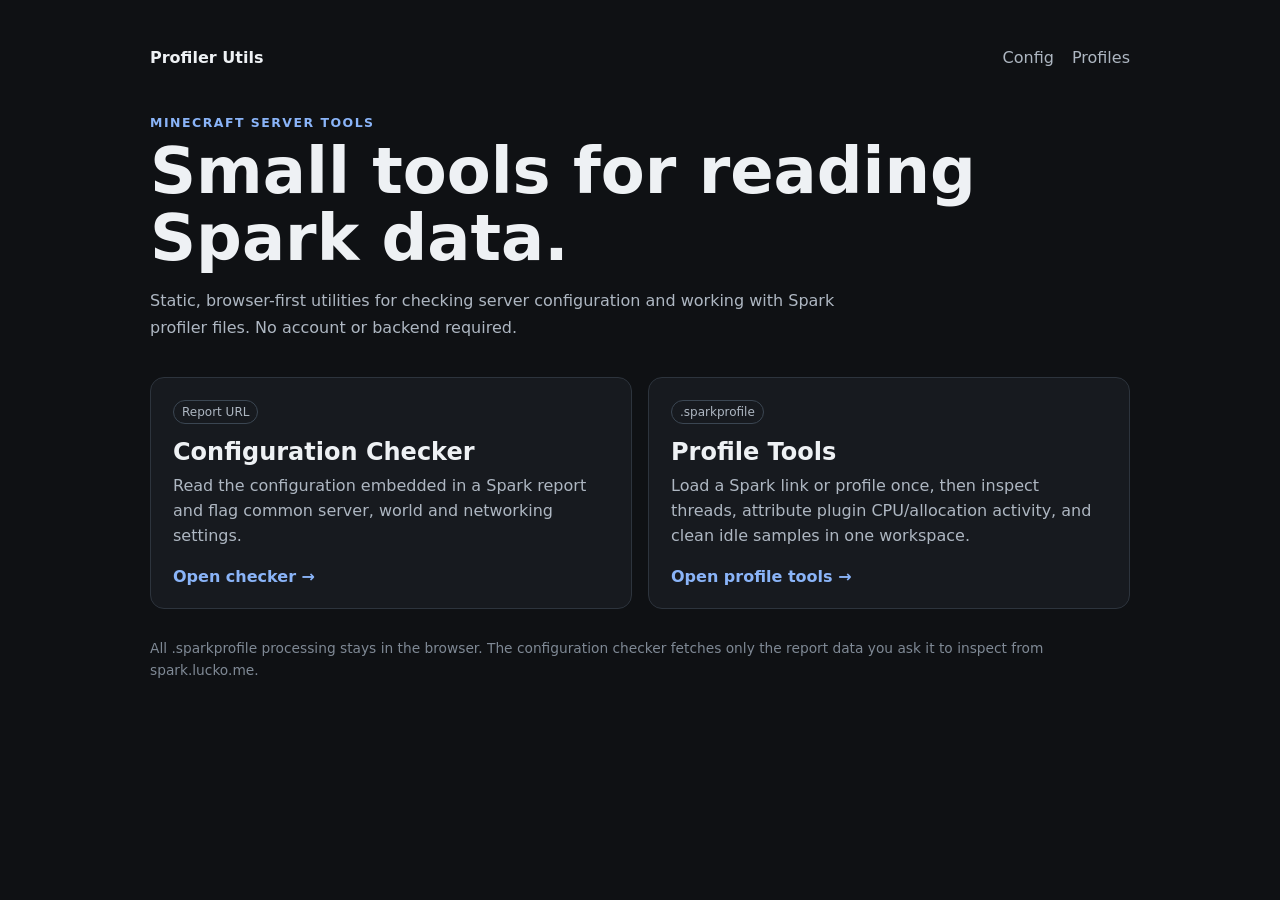
<file: index.html>
<!doctype html><html lang="en"><head><meta charset="utf-8"><meta name="viewport" content="width=device-width,initial-scale=1"><meta name="description" content="Browser-based utilities for Minecraft server profiling and configuration analysis."><title>Profiler Utils</title><link rel="stylesheet" href="./styles.css"></head><body><main class="shell"><nav class="topnav"><a class="brand" href="./">Profiler Utils</a><div class="navlinks"><a href="./spark-config-check/">Config</a><a href="./spark-profile-tools/">Profiles</a></div></nav><p class="eyebrow">Minecraft server tools</p><h1>Small tools for reading Spark data.</h1><p class="lead">Static, browser-first utilities for checking server configuration and working with Spark profiler files. No account or backend required.</p><section class="grid"><a class="card" href="./spark-config-check/"><span class="tag">Report URL</span><h2>Configuration Checker</h2><p>Read the configuration embedded in a Spark report and flag common server, world and networking settings.</p><span class="go">Open checker →</span></a><a class="card" href="./spark-profile-tools/"><span class="tag">.sparkprofile</span><h2>Profile Tools</h2><p>Load a Spark link or profile once, then inspect threads, attribute plugin CPU/allocation activity, and clean idle samples in one workspace.</p><span class="go">Open profile tools →</span></a></section><p class="note">All .sparkprofile processing stays in the browser. The configuration checker fetches only the report data you ask it to inspect from spark.lucko.me.</p></main></body></html>
</file>
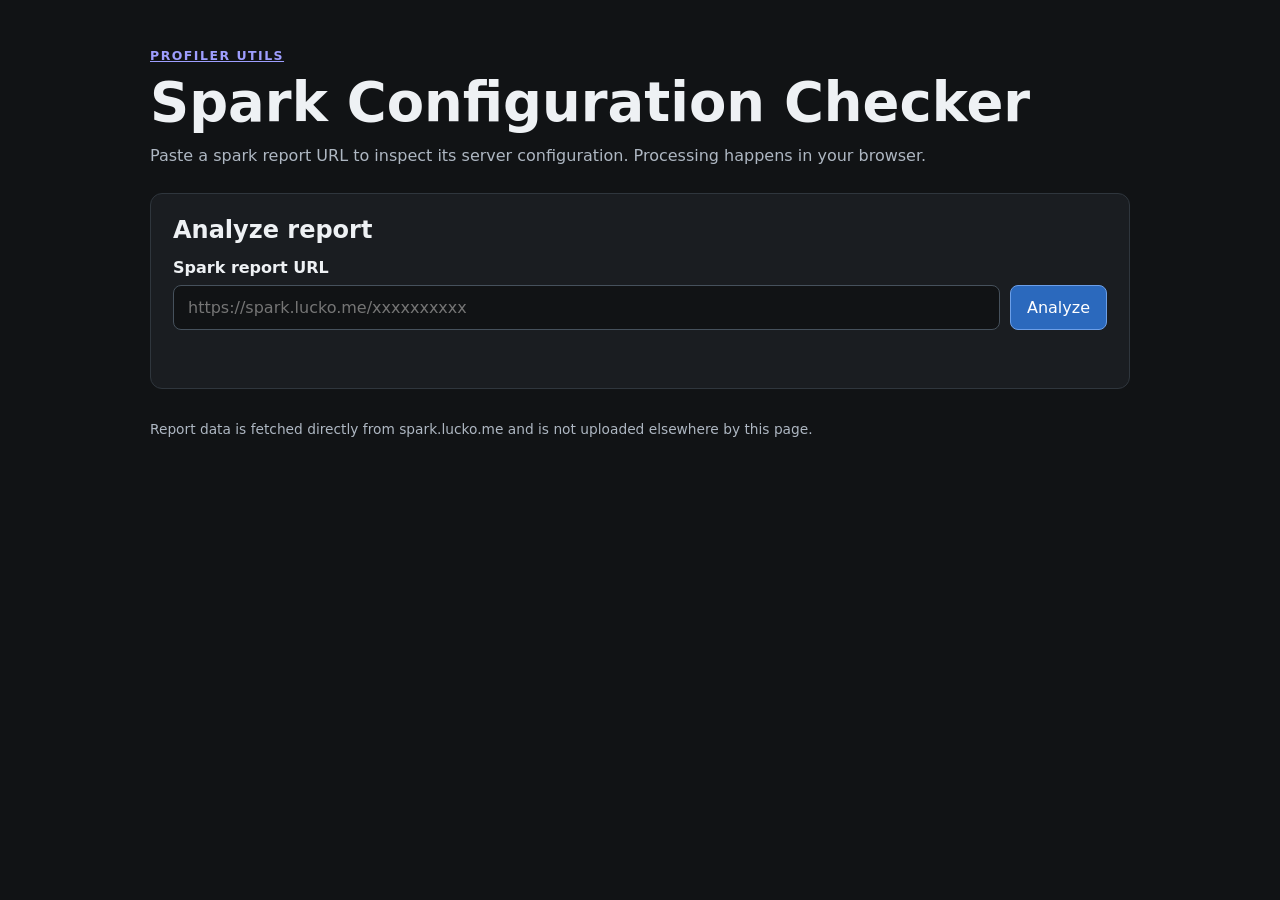
<file: spark-config-check/index.html>
<!doctype html>
<html lang="en">
<head>
  <meta charset="utf-8">
  <meta http-equiv="Content-Security-Policy" content="default-src 'self'; connect-src 'self' https://spark.lucko.me; script-src 'self'; style-src 'self'; img-src 'self' data:; object-src 'none'; base-uri 'self'; form-action 'self'">
  <meta name="viewport" content="width=device-width, initial-scale=1">
  <meta name="description" content="Analyze Minecraft server configuration values from a spark report.">
  <title>Spark Configuration Checker</title>
  <link rel="stylesheet" href="./styles.css">
  <script type="module" src="./app.js"></script>
</head>
<body>
  <main class="page-shell">
    <header class="page-header">
      <p class="eyebrow"><a href="../" style="color:inherit;text-decoration:none">Profiler Utils</a></p>
      <h1>Spark Configuration Checker</h1>
      <p class="intro">Paste a spark report URL to inspect its server configuration. Processing happens in your browser.</p>
    </header>

    <section class="panel">
      <h2>Analyze report</h2>
      <form id="analyze-form">
        <label for="spark-url">Spark report URL</label>
        <div class="input-row">
          <input id="spark-url" type="url" placeholder="https://spark.lucko.me/xxxxxxxxxx" autocomplete="off" spellcheck="false" required>
          <button id="analyze-button" type="submit">Analyze</button>
        </div>
      </form>
      <p id="status" class="status" role="status" aria-live="polite"></p>
    </section>

    <section id="summary-panel" class="panel hidden">
      <div class="section-heading-row">
        <div>
          <h2>Summary</h2>
          <p id="rules-version" class="muted"></p>
        </div>
        <button id="toggle-passed" class="secondary-button" type="button">Hide passed</button>
      </div>
      <div id="summary-counters" class="summary-counters"></div>
    </section>

    <section id="results" class="results" aria-live="polite"></section>

    <footer class="page-footer">
      <p>Report data is fetched directly from spark.lucko.me and is not uploaded elsewhere by this page.</p>
    </footer>
  </main>
</body>
</html>
</file>
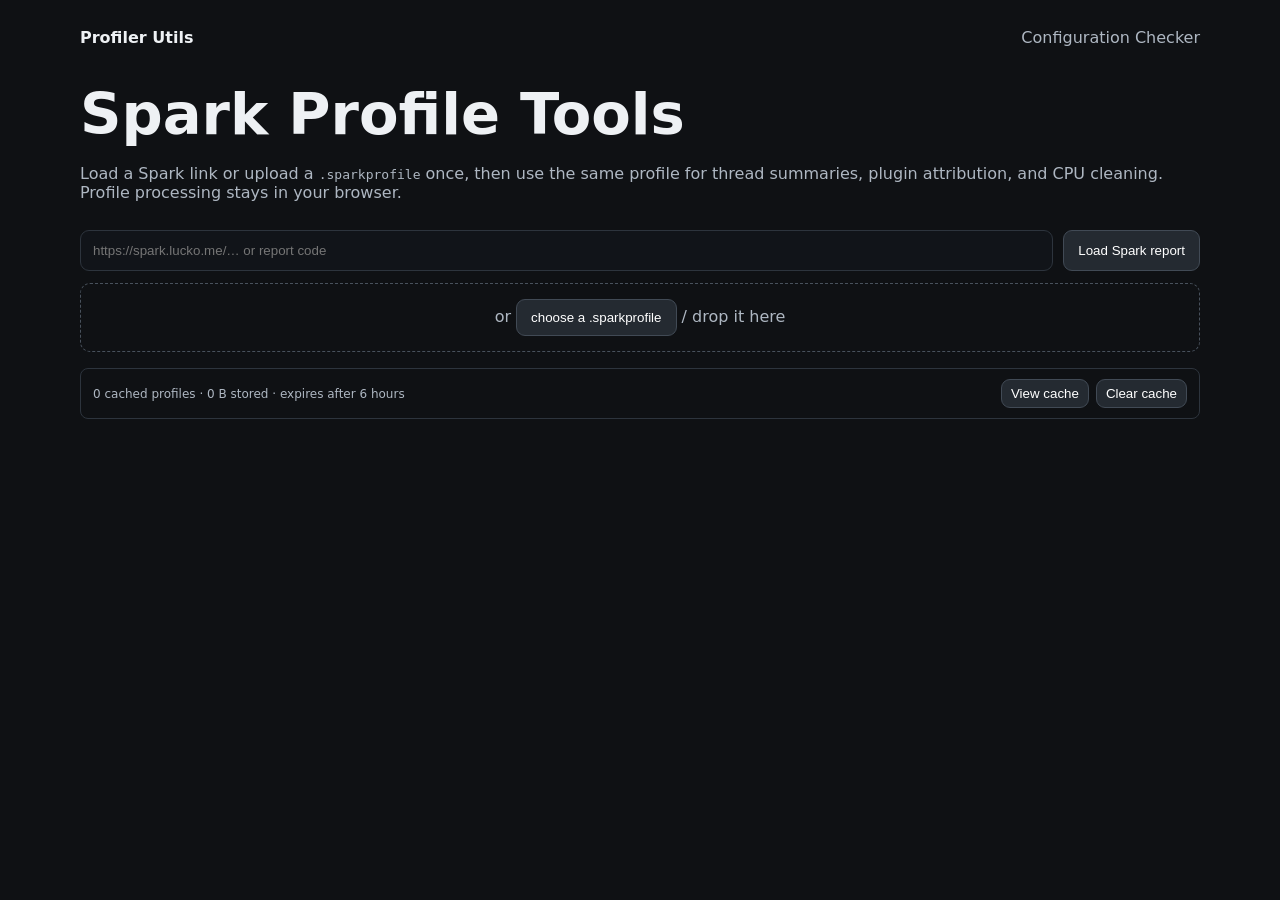
<file: spark-profile-tools/index.html>
<!doctype html><html lang="en"><head><meta charset="utf-8"><meta name="viewport" content="width=device-width,initial-scale=1"><meta name="description" content="Analyze Spark profiler files in one browser workspace."><title>Spark Profile Tools</title><link rel="stylesheet" href="./styles.css"></head><body><main class="shell"><nav class="topnav"><a class="brand" href="../">Profiler Utils</a><a href="../spark-config-check/">Configuration Checker</a></nav><h1>Spark Profile Tools</h1><p class="lead">Load a Spark link or upload a <code>.sparkprofile</code> once, then use the same profile for thread summaries, plugin attribution, and CPU cleaning. Profile processing stays in your browser.</p><div class="loader"><input id="sparkUrl" autocomplete="off" placeholder="https://spark.lucko.me/… or report code"><button id="loadSpark">Load Spark report</button></div><div id="drop" class="drop">or <button id="chooseFile">choose a .sparkprofile</button> / drop it here</div><input id="file" type="file" accept=".sparkprofile,application/octet-stream" hidden><p id="loadStatus" class="status"></p><p id="loadError" class="error"></p><div class="cachebar"><span id="cacheStatus">Checking cache…</span><div class="cache-actions"><button id="viewCache" type="button">View cache</button><button id="clearCache" type="button">Clear cache</button></div></div><section id="cacheManager" class="cache-manager" hidden><div class="cache-manager-head"><div><strong>Cached profiles</strong><div id="cacheManagerSummary" class="muted"></div></div><button id="closeCache" type="button">Close</button></div><div id="cacheList" class="cache-list"></div></section><section id="workspace" hidden><div id="loaded" class="loaded"></div><div class="tabs"><button class="tab active" data-tab="overview">Overview</button><button class="tab" data-tab="threads">Threads</button><button class="tab" data-tab="attribution">Resource Attribution</button><button class="tab" data-tab="cleaner" id="cleanTab">CPU Cleaner</button></div><section class="pane" id="overview"></section><section class="pane" id="threads" hidden><div class="control"><label>Minimum %<input class="small" id="threadThreshold" type="number" min="0" max="100" step="0.1" value="1"></label><div class="copy-actions"><button id="copyThreads" type="button">Copy</button><button id="copyThreadsAnsi" type="button">Copy ANSI</button></div></div><div id="threadsOut"></div></section><section class="pane" id="attribution" hidden><div class="control"><label>Thread name contains (optional)<input id="threadFilter" placeholder="e.g. Netty"></label><div class="copy-actions"><button id="copyAttr" type="button">Copy</button><button id="copyAttrAnsi" type="button">Copy ANSI</button></div></div><div id="attrOut"></div></section><section class="pane" id="cleaner" hidden><div class="actions"><button id="runClean">Remove idle/blocking samples</button><button id="downloadClean" disabled>Download cleaned profile</button></div><div id="cleanOut"></div></section></section></main><script src="./app.js"></script></body></html>
</file>
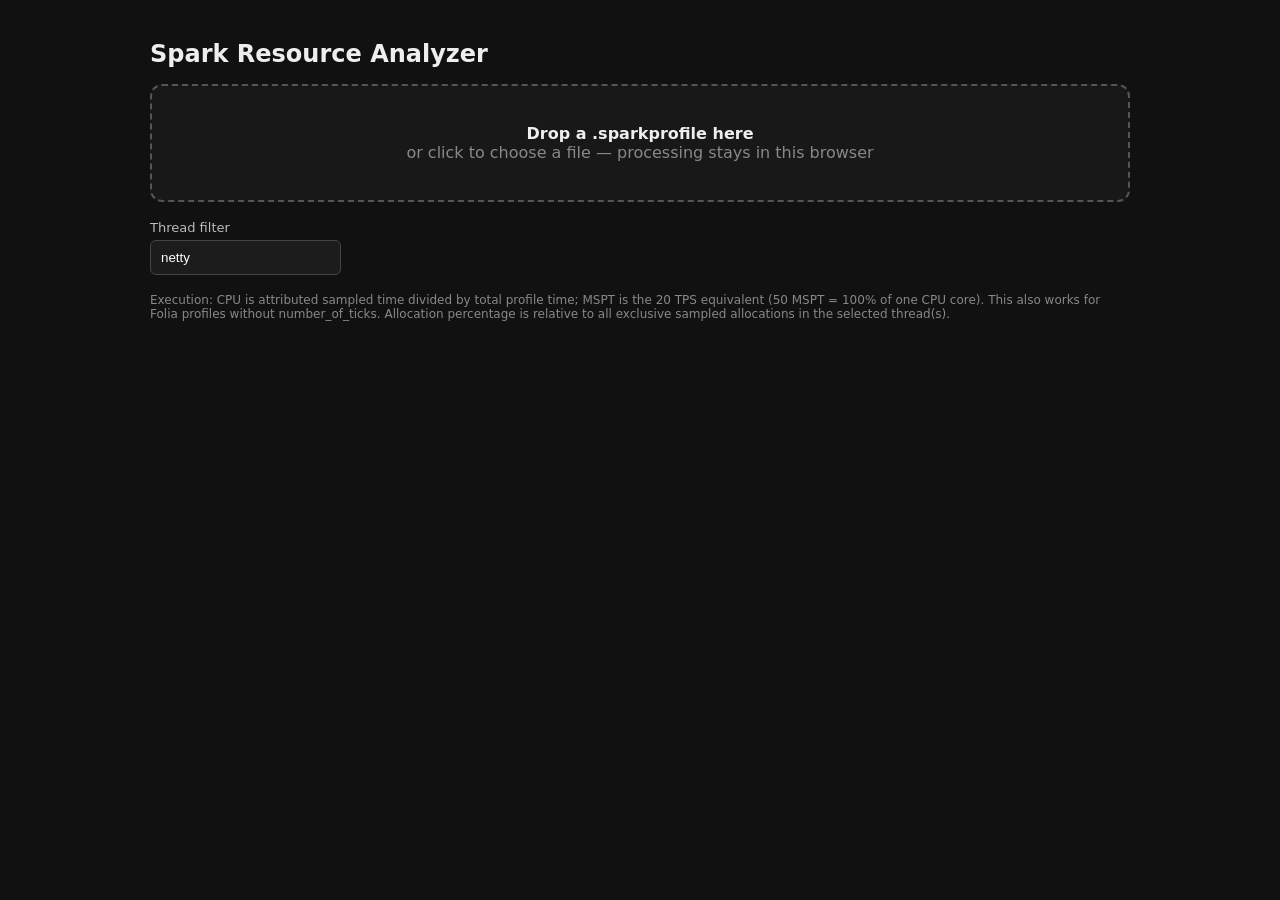
<file: spark-profile-tools/analyzer.html>
<!doctype html><html><head><meta charset="utf-8"><meta name="viewport" content="width=device-width,initial-scale=1"><title>Spark Resource Analyzer</title><style>
:root{font-family:system-ui,-apple-system,Segoe UI,Roboto,sans-serif;color-scheme:dark;background:#111;color:#eee}body{max-width:980px;margin:40px auto;padding:0 20px}h1{font-size:24px} .drop{border:2px dashed #555;border-radius:12px;padding:38px;text-align:center;cursor:pointer;background:#181818}.drop.drag{border-color:#aaa;background:#222}input[type=file]{display:none}.controls{display:flex;gap:12px;align-items:end;margin:18px 0;flex-wrap:wrap}label{font-size:13px;color:#bbb}input[type=text]{display:block;margin-top:5px;background:#1c1c1c;color:#fff;border:1px solid #444;border-radius:6px;padding:9px 10px}.meta{color:#aaa;font-size:13px;margin:12px 0}.error{color:#ff9a9a;white-space:pre-wrap}table{width:100%;border-collapse:collapse;margin-top:18px}th,td{padding:10px 12px;border-bottom:1px solid #333;text-align:right}th:first-child,td:first-child{text-align:left}th{color:#bbb;font-size:12px;text-transform:uppercase}td{font-variant-numeric:tabular-nums}.muted{color:#888}.note{font-size:12px;color:#888;margin-top:16px}</style></head><body>
<h1>Spark Resource Analyzer</h1><div id="drop" class="drop"><strong>Drop a .sparkprofile here</strong><br><span class="muted">or click to choose a file — processing stays in this browser</span></div><input id="file" type="file" accept=".sparkprofile,application/octet-stream">
<div class="controls"><label>Thread filter<input id="filter" type="text" value="netty" placeholder="netty (blank = all)"></label></div><div id="meta" class="meta"></div><div id="error" class="error"></div><div id="out"></div>
<div class="note">Execution: CPU is attributed sampled time divided by total profile time; MSPT is the 20 TPS equivalent (50 MSPT = 100% of one CPU core). This also works for Folia profiles without number_of_ticks. Allocation percentage is relative to all exclusive sampled allocations in the selected thread(s).</div>
<script>
'use strict';
const td=new TextDecoder();
function readVarint(b,p){let v=0n,s=0n;for(;;){if(p>=b.length)throw Error('truncated varint');let x=b[p++];v|=BigInt(x&127)<<s;if(!(x&128))return [Number(v),p];s+=7n;if(s>70n)throw Error('invalid varint')}}
function* fields(b){let p=0;while(p<b.length){let t;[t,p]=readVarint(b,p);let n=t>>3,w=t&7,v;if(w===0){[v,p]=readVarint(b,p)}else if(w===1){v=b.slice(p,p+8);p+=8}else if(w===2){let z;[z,p]=readVarint(b,p);v=b.slice(p,p+z);p+=z}else if(w===5){v=b.slice(p,p+4);p+=4}else throw Error('unsupported protobuf wire type '+w);yield[n,w,v]}}
const text=b=>td.decode(b); function packedVarints(b){let a=[],p=0,v;while(p<b.length){[v,p]=readVarint(b,p);a.push(v)}return a} function doubles(b){let d=new DataView(b.buffer,b.byteOffset,b.byteLength),a=[];for(let i=0;i<b.length;i+=8)a.push(d.getFloat64(i,true));return a}
function mapEntry(b){let k='',v='';for(let[f,w,x]of fields(b)){if(f===1&&w===2)k=text(x);else if(f===2&&w===2)v=text(x)}return[k,v]}
function node(b){let n={cls:'',method:'',desc:'',line:0,times:[],children:[]};for(let[f,w,x]of fields(b)){if(f===3&&w===2)n.cls=text(x);else if(f===4&&w===2)n.method=text(x);else if(f===6&&w===0)n.line=x;else if(f===7&&w===2)n.desc=text(x);else if(f===8)n.times.push(...(w===2?doubles(x):[new DataView(x.buffer,x.byteOffset,8).getFloat64(0,true)]));else if(f===9)n.children.push(...(w===2?packedVarints(x):[x]))}return n}
function thread(b){let t={name:'',nodes:[],times:[],roots:[]};for(let[f,w,x]of fields(b)){if(f===1&&w===2)t.name=text(x);else if(f===3&&w===2)t.nodes.push(node(x));else if(f===4)t.times.push(...(w===2?doubles(x):[]));else if(f===5)t.roots.push(...(w===2?packedVarints(x):[x]))}return t}
function pluginMeta(b){for(let[f,w,x]of fields(b))if(f===1&&w===2)return text(x);return ''}
function metadata(b,p){for(let[f,w,x]of fields(b)){if(f===2&&w===0)p.start=x;else if(f===3&&w===0)p.interval=x;else if(f===11&&w===0)p.end=x;else if(f===12&&w===0)p.ticks=x;else if(f===15&&w===0)p.mode=x;else if(f===13&&w===2){let key='',name='';for(let[ef,ew,ex]of fields(x)){if(ef===1&&ew===2)key=text(ex);else if(ef===2&&ew===2)name=pluginMeta(ex)}if(key)p.names[key]=name||key}}}
function parse(raw){let p={threads:[],classes:{},methods:{},lines:{},names:{},windows:[],interval:0,start:0,end:0,mode:0,ticks:0};for(let[f,w,x]of fields(raw)){if(f===1&&w===2)metadata(x,p);else if(f===2&&w===2)p.threads.push(thread(x));else if([3,4,5].includes(f)&&w===2){let[k,v]=mapEntry(x);if(k)(f===3?p.classes:f===4?p.methods:p.lines)[k]=v}else if(f===6)p.windows.push(...(w===2?packedVarints(x):[x]))}if(!p.threads.length)throw Error('No Spark SamplerData threads found.');return p}
function source(p,n){let c=[`${n.cls}#${n.method}${n.desc}`,`${n.cls}.${n.method}${n.desc}`,`${n.cls}#${n.method}`,`${n.cls}.${n.method}`];if(n.line)for(let base of c)for(let k of [`${base}:${n.line}`,`${base};${n.line}`])if(k in p.lines)return p.lines[k];for(let k of c)if(k in p.methods)return p.methods[k];return p.classes[n.cls]||null}
const frameworks=new Set(['packetevents','protocollib','viaversion','viabackwards','viarewind']);function isFramework(p,s){return !!s&&frameworks.has((p.names[s]||s).toLowerCase().replaceAll(' ',''))}
function barrier(n){let c=n.cls,m=n.method;if(c.startsWith('io.netty.channel.AbstractChannelHandlerContext'))return m.startsWith('invoke')||['write','fireChannelRead','read','flush','fireChannelReadComplete','fireExceptionCaught'].includes(m);if(c.startsWith('io.netty.channel.DefaultChannelPipeline')||c.startsWith('io.netty.channel.CombinedChannelDuplexHandler'))return true;if(['io.netty.channel.ChannelDuplexHandler','io.netty.channel.ChannelInboundHandlerAdapter','io.netty.channel.ChannelOutboundHandlerAdapter'].includes(c))return ['write','channelRead','read','flush'].includes(m);return false}
const sum=a=>a.reduce((x,y)=>x+y,0);function analyze(p,filter){let caused={},totalSelf=0;for(let t of p.threads){if(filter&&!t.name.toLowerCase().includes(filter.toLowerCase()))continue;let ns=t.nodes;function walk(i,active,seen){if(i<0||i>=ns.length||seen.has(i))return;let n=ns[i],inc=sum(n.times),own=source(p,n),inherited=barrier(n)?null:active,current;if(own)current=isFramework(p,own)&&inherited&&!isFramework(p,inherited)?inherited:own;else current=inherited;let cs=0,valid=[];for(let c of n.children)if(c>=0&&c<ns.length){cs+=sum(ns[c].times);valid.push(c)}let self=Math.max(0,inc-cs);totalSelf+=self;if(current)caused[current]=(caused[current]||0)+self;let nv=new Set(seen);nv.add(i);for(let c of valid)walk(c,current,nv)}for(let r of t.roots)walk(r,null,new Set)}return{caused,totalSelf}}
function rate(x){let a=Math.abs(x);if(a>=1024**3)return(x/1024**3).toFixed(3)+' GB/s';if(a>=1024**2)return(x/1024**2).toFixed(2)+' MB/s';if(a>=1024)return(x/1024).toFixed(2)+' KB/s';return x.toFixed(2)+' B/s'}
let current=null,fileName='';function render(){if(!current)return;let filter=document.querySelector('#filter').value.trim(),s=analyze(current,filter),dur=current.end&&current.start?(current.end-current.start)/1000:0,alloc=current.mode===1,rows=Object.entries(s.caused).map(([id,v])=>({plugin:current.names[id]||id,v}));rows.sort((a,b)=>b.v-a.v);let meta=`${fileName} · ${current.threads.length} threads · ${alloc?'allocation':'execution'} profile`+(filter?` · filter: “${filter}”`:'');document.querySelector('#meta').textContent=meta;let html;if(alloc){if(!dur)throw Error('Allocation profile has no usable duration.');html='<table><thead><tr><th>Plugin</th><th>Alloc rate</th><th>Thread %</th></tr></thead><tbody>'+rows.map(r=>`<tr><td>${esc(r.plugin)}</td><td>${rate(r.v/dur)}</td><td>${(100*r.v/s.totalSelf).toFixed(2)}%</td></tr>`).join('')+'</tbody></table>'}else{if(!dur)throw Error('Execution profile has no usable total duration.');let totalMs=dur*1000;html='<table><thead><tr><th>Plugin</th><th>MSPT</th><th>CPU usage</th></tr></thead><tbody>'+rows.map(r=>{let cpu=100*r.v/totalMs,m=50*r.v/totalMs;return`<tr><td>${esc(r.plugin)}</td><td>${m.toFixed(3)}</td><td>${cpu.toFixed(2)}%</td></tr>`}).join('')+'</tbody></table>'}document.querySelector('#out').innerHTML=html;document.querySelector('#error').textContent=''}
function esc(s){return String(s).replace(/[&<>"']/g,c=>({'&':'&amp;','<':'&lt;','>':'&gt;','"':'&quot;',"'":'&#39;'}[c]))}async function load(f){try{fileName=f.name;current=parse(new Uint8Array(await f.arrayBuffer()));render()}catch(e){document.querySelector('#error').textContent=e.stack||e;document.querySelector('#out').innerHTML=''}}
let drop=document.querySelector('#drop'),fi=document.querySelector('#file');drop.onclick=()=>fi.click();fi.onchange=()=>fi.files[0]&&load(fi.files[0]);drop.ondragover=e=>{e.preventDefault();drop.classList.add('drag')};drop.ondragleave=()=>drop.classList.remove('drag');drop.ondrop=e=>{e.preventDefault();drop.classList.remove('drag');if(e.dataTransfer.files[0])load(e.dataTransfer.files[0])};document.querySelector('#filter').oninput=()=>{try{render()}catch(e){document.querySelector('#error').textContent=e.message}};
</script></body></html>
</file>
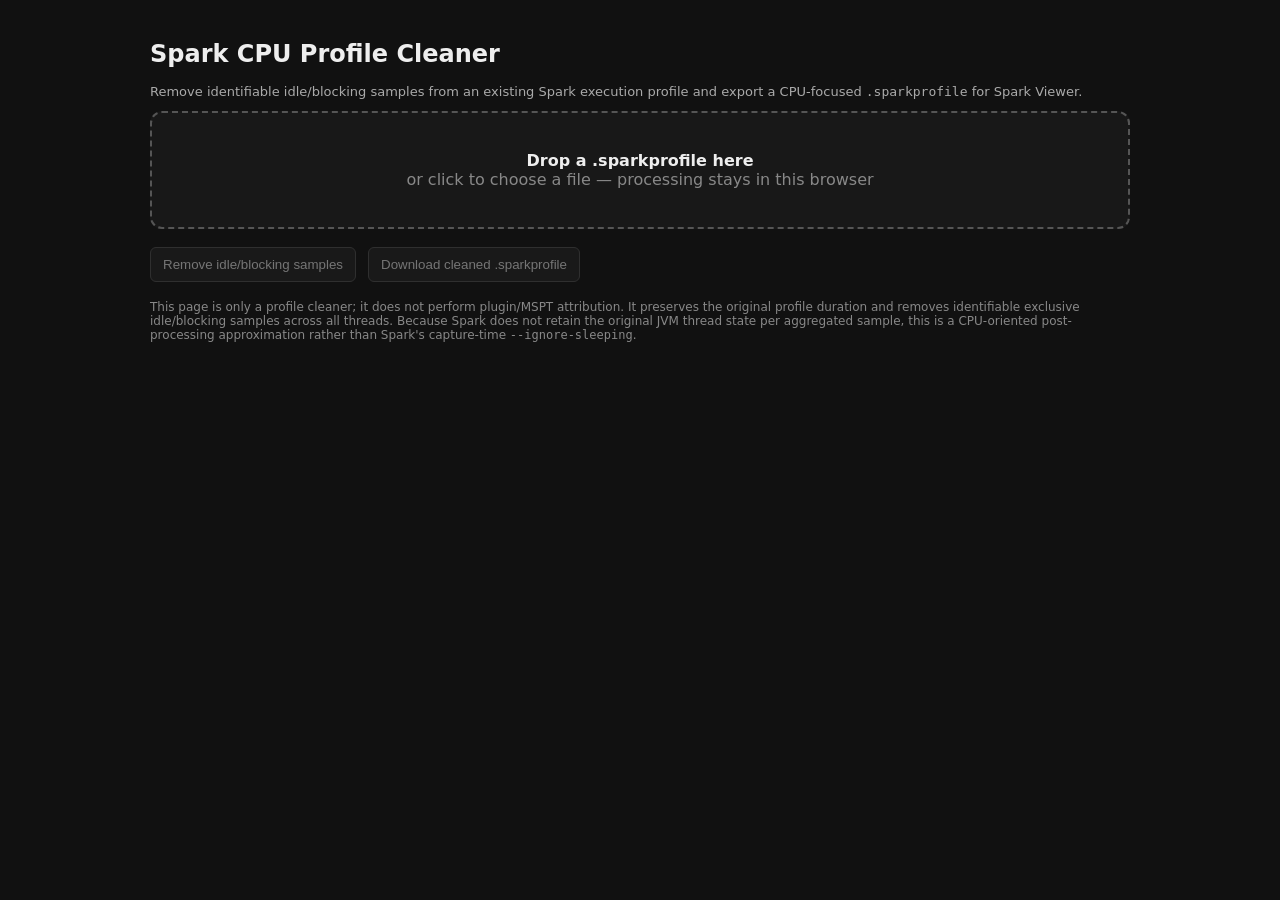
<file: spark-profile-tools/cpu-cleaner.html>
<!doctype html><html><head><meta charset="utf-8"><meta name="viewport" content="width=device-width,initial-scale=1"><title>Spark CPU Profile Cleaner</title><style>
:root{font-family:system-ui,-apple-system,Segoe UI,Roboto,sans-serif;color-scheme:dark;background:#111;color:#eee}body{max-width:980px;margin:40px auto;padding:0 20px}h1{font-size:24px} .drop{border:2px dashed #555;border-radius:12px;padding:38px;text-align:center;cursor:pointer;background:#181818}.drop.drag{border-color:#aaa;background:#222}input[type=file]{display:none}.controls{display:flex;gap:12px;align-items:end;margin:18px 0;flex-wrap:wrap}label{font-size:13px;color:#bbb}input[type=text]{display:block;margin-top:5px;background:#1c1c1c;color:#fff;border:1px solid #444;border-radius:6px;padding:9px 10px}.meta{color:#aaa;font-size:13px;margin:12px 0}.error{color:#ff9a9a;white-space:pre-wrap}table{width:100%;border-collapse:collapse;margin-top:18px}th,td{padding:10px 12px;border-bottom:1px solid #333;text-align:right}th:first-child,td:first-child{text-align:left}th{color:#bbb;font-size:12px;text-transform:uppercase}td{font-variant-numeric:tabular-nums}.muted{color:#888}.note{font-size:12px;color:#888;margin-top:16px}button{background:#242424;color:#eee;border:1px solid #555;border-radius:6px;padding:9px 12px;cursor:pointer}button:disabled{opacity:.45;cursor:not-allowed}.summary{margin-top:18px;padding:16px;border:1px solid #333;border-radius:10px;background:#171717}.summary strong{font-variant-numeric:tabular-nums}</style></head><body>
<h1>Spark CPU Profile Cleaner</h1><p class="meta">Remove identifiable idle/blocking samples from an existing Spark execution profile and export a CPU-focused <code>.sparkprofile</code> for Spark Viewer.</p><div id="drop" class="drop"><strong>Drop a .sparkprofile here</strong><br><span class="muted">or click to choose a file — processing stays in this browser</span></div><input id="file" type="file" accept=".sparkprofile,application/octet-stream">
<div class="controls"><button id="sleep" disabled>Remove idle/blocking samples</button><button id="download" disabled>Download cleaned .sparkprofile</button></div><input id="filter" type="hidden" value=""><div id="meta" class="meta"></div><div id="error" class="error"></div><div id="out" style="display:none"></div><div id="cleanSummary"></div>
<div class="note">This page is only a profile cleaner; it does not perform plugin/MSPT attribution. It preserves the original profile duration and removes identifiable exclusive idle/blocking samples across all threads. Because Spark does not retain the original JVM thread state per aggregated sample, this is a CPU-oriented post-processing approximation rather than Spark's capture-time <code>--ignore-sleeping</code>.</div>
<script>
'use strict';
const td=new TextDecoder();
function readVarint(b,p){let v=0n,s=0n;for(;;){if(p>=b.length)throw Error('truncated varint');let x=b[p++];v|=BigInt(x&127)<<s;if(!(x&128))return [Number(v),p];s+=7n;if(s>70n)throw Error('invalid varint')}}
function* fields(b){let p=0;while(p<b.length){let t;[t,p]=readVarint(b,p);let n=t>>3,w=t&7,v;if(w===0){[v,p]=readVarint(b,p)}else if(w===1){v=b.slice(p,p+8);p+=8}else if(w===2){let z;[z,p]=readVarint(b,p);v=b.slice(p,p+z);p+=z}else if(w===5){v=b.slice(p,p+4);p+=4}else throw Error('unsupported protobuf wire type '+w);yield[n,w,v]}}
const text=b=>td.decode(b); function packedVarints(b){let a=[],p=0,v;while(p<b.length){[v,p]=readVarint(b,p);a.push(v)}return a} function doubles(b){let d=new DataView(b.buffer,b.byteOffset,b.byteLength),a=[];for(let i=0;i<b.length;i+=8)a.push(d.getFloat64(i,true));return a}
function mapEntry(b){let k='',v='';for(let[f,w,x]of fields(b)){if(f===1&&w===2)k=text(x);else if(f===2&&w===2)v=text(x)}return[k,v]}
function node(b){let n={cls:'',method:'',desc:'',line:0,times:[],children:[]};for(let[f,w,x]of fields(b)){if(f===3&&w===2)n.cls=text(x);else if(f===4&&w===2)n.method=text(x);else if(f===6&&w===0)n.line=x;else if(f===7&&w===2)n.desc=text(x);else if(f===8)n.times.push(...(w===2?doubles(x):[new DataView(x.buffer,x.byteOffset,8).getFloat64(0,true)]));else if(f===9)n.children.push(...(w===2?packedVarints(x):[x]))}return n}
function thread(b){let t={name:'',nodes:[],times:[],roots:[]};for(let[f,w,x]of fields(b)){if(f===1&&w===2)t.name=text(x);else if(f===3&&w===2)t.nodes.push(node(x));else if(f===4)t.times.push(...(w===2?doubles(x):[]));else if(f===5)t.roots.push(...(w===2?packedVarints(x):[x]))}return t}
function pluginMeta(b){for(let[f,w,x]of fields(b))if(f===1&&w===2)return text(x);return ''}
function metadata(b,p){for(let[f,w,x]of fields(b)){if(f===2&&w===0)p.start=x;else if(f===3&&w===0)p.interval=x;else if(f===11&&w===0)p.end=x;else if(f===12&&w===0)p.ticks=x;else if(f===15&&w===0)p.mode=x;else if(f===13&&w===2){let key='',name='';for(let[ef,ew,ex]of fields(x)){if(ef===1&&ew===2)key=text(ex);else if(ef===2&&ew===2)name=pluginMeta(ex)}if(key)p.names[key]=name||key}}}
function parse(raw){let p={threads:[],classes:{},methods:{},lines:{},names:{},windows:[],interval:0,start:0,end:0,mode:0,ticks:0};for(let[f,w,x]of fields(raw)){if(f===1&&w===2)metadata(x,p);else if(f===2&&w===2)p.threads.push(thread(x));else if([3,4,5].includes(f)&&w===2){let[k,v]=mapEntry(x);if(k)(f===3?p.classes:f===4?p.methods:p.lines)[k]=v}else if(f===6)p.windows.push(...(w===2?packedVarints(x):[x]))}if(!p.threads.length)throw Error('No Spark SamplerData threads found.');return p}
function source(p,n){let c=[`${n.cls}#${n.method}${n.desc}`,`${n.cls}.${n.method}${n.desc}`,`${n.cls}#${n.method}`,`${n.cls}.${n.method}`];if(n.line)for(let base of c)for(let k of [`${base}:${n.line}`,`${base};${n.line}`])if(k in p.lines)return p.lines[k];for(let k of c)if(k in p.methods)return p.methods[k];return p.classes[n.cls]||null}
const frameworks=new Set(['packetevents','protocollib','viaversion','viabackwards','viarewind']);function isFramework(p,s){return !!s&&frameworks.has((p.names[s]||s).toLowerCase().replaceAll(' ',''))}
function barrier(n){let c=n.cls,m=n.method;if(c.startsWith('io.netty.channel.AbstractChannelHandlerContext'))return m.startsWith('invoke')||['write','fireChannelRead','read','flush','fireChannelReadComplete','fireExceptionCaught'].includes(m);if(c.startsWith('io.netty.channel.DefaultChannelPipeline')||c.startsWith('io.netty.channel.CombinedChannelDuplexHandler'))return true;if(['io.netty.channel.ChannelDuplexHandler','io.netty.channel.ChannelInboundHandlerAdapter','io.netty.channel.ChannelOutboundHandlerAdapter'].includes(c))return ['write','channelRead','read','flush'].includes(m);return false}
const sum=a=>a.reduce((x,y)=>x+y,0);function analyze(p,filter){let caused={},totalSelf=0;for(let t of p.threads){if(filter&&!t.name.toLowerCase().includes(filter.toLowerCase()))continue;let ns=t.nodes;function walk(i,active,seen){if(i<0||i>=ns.length||seen.has(i))return;let n=ns[i],inc=sum(n.times),own=source(p,n),inherited=barrier(n)?null:active,current;if(own)current=isFramework(p,own)&&inherited&&!isFramework(p,inherited)?inherited:own;else current=inherited;let cs=0,valid=[];for(let c of n.children)if(c>=0&&c<ns.length){cs+=sum(ns[c].times);valid.push(c)}let self=Math.max(0,inc-cs);totalSelf+=self;if(current)caused[current]=(caused[current]||0)+self;let nv=new Set(seen);nv.add(i);for(let c of valid)walk(c,current,nv)}for(let r of t.roots)walk(r,null,new Set)}return{caused,totalSelf}}
function rate(x){let a=Math.abs(x);if(a>=1024**3)return(x/1024**3).toFixed(3)+' GB/s';if(a>=1024**2)return(x/1024**2).toFixed(2)+' MB/s';if(a>=1024)return(x/1024).toFixed(2)+' KB/s';return x.toFixed(2)+' B/s'}

// --- protobuf-preserving CPU/idle post processor (ported from spark_cpu_filter_v3.py) ---
function encVarint(n){let v=BigInt(Math.max(0,Math.trunc(n))),a=[];do{let x=Number(v&127n);v>>=7n;if(v)x|=128;a.push(x)}while(v);return new Uint8Array(a)}
function concat(parts){let n=parts.reduce((s,x)=>s+x.length,0),o=new Uint8Array(n),p=0;for(let x of parts){o.set(x,p);p+=x.length}return o}
function tag(f,w){return encVarint((f<<3)|w)}
function fieldBytes(f,w,v){if(w===0)return concat([tag(f,w),encVarint(v)]);if(w===1)return concat([tag(f,w),v]);if(w===2)return concat([tag(f,w),encVarint(v.length),v]);if(w===5)return concat([tag(f,w),v]);throw Error('wire')}
function encodeFields(fs){return concat(fs.map(x=>fieldBytes(x.f,x.w,x.v)))}
function rawFields(b){let out=[],p=0;while(p<b.length){let t;[t,p]=readVarint(b,p);let f=t>>3,w=t&7,v;if(w===0){[v,p]=readVarint(b,p)}else if(w===1){v=b.slice(p,p+8);p+=8}else if(w===2){let z;[z,p]=readVarint(b,p);v=b.slice(p,p+z);p+=z}else if(w===5){v=b.slice(p,p+4);p+=4}else throw Error('wire '+w);out.push({f,w,v})}return out}
function packDoubles(a){let b=new Uint8Array(a.length*8),d=new DataView(b.buffer);a.forEach((v,i)=>d.setFloat64(i*8,Math.max(0,v),true));return b}
function getPackedDoubles(fs,num){let a=[];for(let x of fs)if(x.f===num){if(x.w===2)a.push(...doubles(x.v));else if(x.w===1)a.push(new DataView(x.v.buffer,x.v.byteOffset,8).getFloat64(0,true))}return a}
function replacePackedDoubles(fs,num,a){let first=fs.findIndex(x=>x.f===num),clean=fs.filter(x=>x.f!==num);if(!a.length)return clean;let nf={f:num,w:2,v:packDoubles(a)};if(first<0){clean.push(nf);return clean}let before=fs.slice(0,first).filter(x=>x.f!==num),after=fs.slice(first).filter(x=>x.f!==num);return [...before,nf,...after]}
function packVars(a){return concat(a.map(encVarint))}
function sleepingV3(cls,method){
  const c=(cls||'').replaceAll('/','.'), m=(method||''), ml=m.toLowerCase(), cl=c.toLowerCase();
  const exact=new Set(['java.lang.Thread|sleep','java.lang.Object|wait','java.util.concurrent.locks.LockSupport|park','java.util.concurrent.locks.LockSupport|parkNanos','java.util.concurrent.locks.LockSupport|parkUntil','jdk.internal.misc.Unsafe|park','sun.misc.Unsafe|park']);
  if(exact.has(c+'|'+m))return true;
  if(cl.includes('epoll')&&['wait','epollwait','epoll_wait'].includes(ml))return true;
  if(cl.includes('kqueue')&&['wait','kevent','kqueuewait'].includes(ml))return true;
  if(['sun.nio.ch.EPoll','sun.nio.ch.KQueue','sun.nio.ch.Poller'].includes(c)&&(ml.includes('wait')||['poll','kevent'].includes(ml)))return true;
  if(c.endsWith('.SelectorImpl')&&ml.startsWith('select'))return true;
  if((cl.includes('libjvm')||cl==='jvm')&&(['posixsemaphore::wait','os::signal_wait','semaphore::wait'].includes(ml)||ml.includes('posixsemaphore::wait')||ml.includes('semaphore::wait')||ml.includes('parker::park')||ml.includes('platformevent::park')||ml.includes('monitor::wait')))return true;
  if((c.startsWith('sun.nio.ch.')||c.startsWith('java.net.'))&&(['receive0','accept0','poll','park','read0'].includes(ml)||ml.includes('blockingreceive')||ml.startsWith('accept')))return true;
  if(c.startsWith('org.jline.')&&(['readcharacter','readbinding','read','readline'].includes(ml)||ml.startsWith('read')))return true;
  if((cl.includes('console')||cl.includes('terminal'))&&(ml.includes('read')||ml.includes('wait')))return true;
  if((cl.includes('voicechat')||cl.includes('udp')||cl.includes('datagram'))&&(['receive','receive0','read','read0','poll'].includes(ml)||ml.includes('receive')))return true;
  if(c==='libjli.so'&&['continueinnewthread','calljavainnewthread'].includes(ml))return true;
  if(['epoll_wait','kevent','poll','ppoll','select','pselect','pthread_cond_wait','pthread_cond_timedwait','sem_wait','futex_wait','futex_wait_cancelable'].includes(ml)&&(c.startsWith('lib')||c.startsWith('linux')||c===''))return true;
  return false;
}
function rewriteThreadV3(blob){
  let tf=rawFields(blob), nodeFields=tf.filter(x=>x.f===3&&x.w===2), nodes=[];
  for(let nf of nodeFields){let fs=rawFields(nf.v),cls='',method='',times=[],refs=[];for(let f of fs){if(f.f===3&&f.w===2)cls=text(f.v);else if(f.f===4&&f.w===2)method=text(f.v);else if(f.f===8)times.push(...(f.w===2?doubles(f.v):[new DataView(f.v.buffer,f.v.byteOffset,8).getFloat64(0,true)]));else if(f.f===9)refs.push(...(f.w===2?packedVarints(f.v):[f.v]));}nodes.push({fs,cls,method,times,refs});}
  let roots=[],threadTimes=[];for(let f of tf){if(f.f===5)roots.push(...(f.w===2?packedVarints(f.v):[f.v]));else if(f.f===4)threadTimes.push(...(f.w===2?doubles(f.v):[new DataView(f.v.buffer,f.v.byteOffset,8).getFloat64(0,true)]));}
  let W=Math.max(threadTimes.length,...nodes.map(n=>n.times.length),0);for(let n of nodes)while(n.times.length<W)n.times.push(0);
  let selfv=nodes.map(n=>Array.from({length:W},(_,w)=>Math.max(0,n.times[w]-n.refs.filter(j=>j>=0&&j<nodes.length).reduce((s,j)=>s+(nodes[j].times[w]||0),0))));
  let blocked=Array(nodes.length).fill(false),seen=new Set();
  function mark(i,on=false){if(!(i>=0&&i<nodes.length))return;let key=i+'|'+(on?1:0);if(seen.has(key))return;seen.add(key);let now=on||sleepingV3(nodes[i].cls,nodes[i].method);if(now)blocked[i]=true;for(let j of nodes[i].refs)mark(j,now)}
  for(let r of roots)mark(r,false);
  let removed=0;for(let i=0;i<nodes.length;i++)if(blocked[i]){removed+=sum(selfv[i]);selfv[i]=Array(W).fill(0)}
  let memo=new Map(),visiting=new Set();function inc(i){if(memo.has(i))return memo.get(i);if(visiting.has(i))return Array(W).fill(0);visiting.add(i);let v=selfv[i].slice();for(let j of nodes[i].refs)if(j>=0&&j<nodes.length){let q=inc(j);for(let w=0;w<W;w++)v[w]+=q[w]}visiting.delete(i);memo.set(i,v);return v}for(let r of roots)inc(r);
  let keep=[];for(let i=0;i<nodes.length;i++)if((memo.get(i)||Array(W).fill(0)).some(x=>x>1e-12))keep.push(i);let remap=new Map(keep.map((old,nu)=>[old,nu])),newNodeBlobs=[];
  for(let old of keep){let vals=memo.get(old)||Array(W).fill(0),childRefs=nodes[old].refs.filter(j=>remap.has(j)).map(j=>remap.get(j)),out=[],wt=false,wr=false;for(let q of nodes[old].fs){if(q.f===8){if(!wt){out.push({f:8,w:2,v:packDoubles(vals)});wt=true}}else if(q.f===9){if(!wr&&childRefs.length){out.push({f:9,w:2,v:packVars(childRefs)});wr=true}}else out.push(q)}if(!wt)out.push({f:8,w:2,v:packDoubles(vals)});if(childRefs.length&&!wr)out.push({f:9,w:2,v:packVars(childRefs)});newNodeBlobs.push(encodeFields(out))}
  let newRoots=roots.filter(r=>remap.has(r)).map(r=>remap.get(r)),newThread=Array(W).fill(0);for(let r of roots){let q=memo.get(r);if(q)for(let w=0;w<W;w++)newThread[w]+=q[w]}
  let newtf=[],insN=false,insT=false,insR=false;for(let f of tf){if(f.f===3){if(!insN){for(let b of newNodeBlobs)newtf.push({f:3,w:2,v:b});insN=true}}else if(f.f===4){if(!insT){newtf.push({f:4,w:2,v:packDoubles(newThread)});insT=true}}else if(f.f===5){if(!insR&&newRoots.length){newtf.push({f:5,w:2,v:packVars(newRoots)});insR=true}}else newtf.push(f)}if(!insN)for(let b of newNodeBlobs)newtf.push({f:3,w:2,v:b});if(!insT)newtf.push({f:4,w:2,v:packDoubles(newThread)});if(newRoots.length&&!insR)newtf.push({f:5,w:2,v:packVars(newRoots)});
  return {bytes:encodeFields(newtf),removed,before:sum(threadTimes),after:sum(newThread),nodesBefore:nodes.length,nodesAfter:keep.length};
}
function removeSleepingFromProfile(raw){let top=rawFields(raw),meta=top.find(x=>x.f===1&&x.w===2),mode=0;if(meta)for(let x of rawFields(meta.v))if(x.f===15&&x.w===0)mode=x.v;if(mode===1)throw Error('CPU idle filtering applies only to execution profiles.');let removed=0,before=0,after=0,threads=0,n0=0,n1=0,newTop=[];for(let x of top){if(x.f===2&&x.w===2){let r=rewriteThreadV3(x.v);removed+=r.removed;before+=r.before;after+=r.after;n0+=r.nodesBefore;n1+=r.nodesAfter;threads++;newTop.push({f:2,w:2,v:r.bytes})}else newTop.push(x)}return{bytes:encodeFields(newTop),removed,before,after,threads,nodesBefore:n0,nodesAfter:n1}}
let current=null,fileName='',originalRaw=null,modifiedRaw=null;
function render(){if(!current)return;let filter=document.querySelector('#filter').value.trim(),s=analyze(current,filter),dur=current.end&&current.start?(current.end-current.start)/1000:0,alloc=current.mode===1,rows=Object.entries(s.caused).map(([id,v])=>({plugin:current.names[id]||id,v}));rows.sort((a,b)=>b.v-a.v);let meta=`${fileName} · ${current.threads.length} threads · ${alloc?'allocation':'execution'} profile`+(filter?` · filter: “${filter}”`:'');document.querySelector('#meta').textContent=meta;let html;if(alloc){if(!dur)throw Error('Allocation profile has no usable duration.');html='<table><thead><tr><th>Plugin</th><th>Alloc rate</th><th>Thread %</th></tr></thead><tbody>'+rows.map(r=>`<tr><td>${esc(r.plugin)}</td><td>${rate(r.v/dur)}</td><td>${(100*r.v/s.totalSelf).toFixed(2)}%</td></tr>`).join('')+'</tbody></table>'}else{if(!dur)throw Error('Execution profile has no usable total duration.');let totalMs=dur*1000;html='<table><thead><tr><th>Plugin</th><th>MSPT</th><th>CPU usage</th></tr></thead><tbody>'+rows.map(r=>{let cpu=100*r.v/totalMs,m=50*r.v/totalMs;return`<tr><td>${esc(r.plugin)}</td><td>${m.toFixed(3)}</td><td>${cpu.toFixed(2)}%</td></tr>`}).join('')+'</tbody></table>'}document.querySelector('#out').innerHTML=html;document.querySelector('#error').textContent=''}
function esc(s){return String(s).replace(/[&<>"']/g,c=>({'&':'&amp;','<':'&lt;','>':'&gt;','"':'&quot;',"'":'&#39;'}[c]))}async function load(f){try{fileName=f.name;originalRaw=new Uint8Array(await f.arrayBuffer());modifiedRaw=null;current=parse(originalRaw);document.querySelector('#sleep').disabled=current.mode===1;document.querySelector('#download').disabled=true;render()}catch(e){document.querySelector('#error').textContent=e.stack||e;document.querySelector('#out').innerHTML=''}}
let drop=document.querySelector('#drop'),fi=document.querySelector('#file');drop.onclick=()=>fi.click();fi.onchange=()=>fi.files[0]&&load(fi.files[0]);drop.ondragover=e=>{e.preventDefault();drop.classList.add('drag')};drop.ondragleave=()=>drop.classList.remove('drag');drop.ondrop=e=>{e.preventDefault();drop.classList.remove('drag');if(e.dataTransfer.files[0])load(e.dataTransfer.files[0])};document.querySelector('#filter').oninput=()=>{try{render()}catch(e){document.querySelector('#error').textContent=e.message}};
document.querySelector('#sleep').onclick=()=>{try{if(!originalRaw)return;let r=removeSleepingFromProfile(originalRaw);modifiedRaw=r.bytes;current=parse(modifiedRaw);document.querySelector('#download').disabled=false;render();let pct=r.before?100*r.removed/r.before:0;document.querySelector('#meta').textContent=`${fileName} · CPU-filtered · removed ${(r.removed/1000).toFixed(3)} s (${pct.toFixed(2)}%) idle/blocking sampled weight · retained ${(r.after/1000).toFixed(3)} s · pruned ${r.nodesBefore-r.nodesAfter}/${r.nodesBefore} nodes`;}catch(e){document.querySelector('#error').textContent=e.stack||e}};
document.querySelector('#download').onclick=()=>{if(!modifiedRaw)return;let base=fileName.replace(/\.sparkprofile$/i,'');let blob=new Blob([modifiedRaw],{type:'application/octet-stream'}),a=document.createElement('a');a.href=URL.createObjectURL(blob);a.download=base+'-cpu-only.sparkprofile';document.body.appendChild(a);a.click();a.remove();setTimeout(()=>URL.revokeObjectURL(a.href),1000)};

</script></body></html>
</file>
<file: styles.css>
:root{color-scheme:dark;font-family:Inter,ui-sans-serif,system-ui,-apple-system,BlinkMacSystemFont,"Segoe UI",sans-serif;background:#0f1114;color:#eef1f4;--panel:#171a1f;--line:#2d343d;--muted:#aeb7c2;--accent:#8ab4f8;--good:#81c995;--warn:#fdd663;--bad:#f28b82}*{box-sizing:border-box}body{margin:0;min-width:320px;background:#0f1114;color:#eef1f4}a{color:inherit}.shell{width:min(980px,calc(100% - 32px));margin:auto;padding:48px 0 64px}.topnav{display:flex;justify-content:space-between;align-items:center;margin-bottom:48px}.brand{font-weight:800;text-decoration:none}.navlinks{display:flex;gap:18px}.navlinks a{color:var(--muted);text-decoration:none}.navlinks a:hover{color:#fff}.eyebrow{margin:0 0 8px;color:var(--accent);font-size:.78rem;font-weight:800;letter-spacing:.12em;text-transform:uppercase}h1{font-size:clamp(2.3rem,6vw,4rem);line-height:1.05;margin:0 0 16px}h2{margin:0 0 8px}.lead{color:var(--muted);line-height:1.65;max-width:720px;margin:0 0 36px}.grid{display:grid;grid-template-columns:repeat(auto-fit,minmax(260px,1fr));gap:16px}.card{display:block;padding:22px;border:1px solid var(--line);border-radius:14px;background:var(--panel);text-decoration:none}.card:hover{border-color:#5d86bd}.card p{color:var(--muted);line-height:1.55;margin:0}.card .go{display:block;margin-top:18px;color:var(--accent);font-weight:700}.tag{display:inline-block;margin-bottom:14px;padding:4px 8px;border:1px solid #3b4652;border-radius:999px;color:var(--muted);font-size:.75rem}.note{margin-top:28px;color:#7f8995;font-size:.86rem;line-height:1.6}@media(max-width:640px){.shell{width:min(100% - 20px,980px);padding-top:24px}.topnav{align-items:flex-start;gap:16px}.navlinks{gap:12px;font-size:.9rem}}
</file>
<file: spark-config-check/styles.css>
:root {
  color-scheme: dark;
  font-family: Inter, ui-sans-serif, system-ui, -apple-system, BlinkMacSystemFont, "Segoe UI", sans-serif;
  background: #111315;
  color: #eef1f4;
}

* { box-sizing: border-box; }

body {
  margin: 0;
  min-width: 320px;
  background: #111315;
}

button, input { font: inherit; }

.page-shell {
  width: min(980px, calc(100% - 32px));
  margin: 0 auto;
  padding: 48px 0 64px;
}

.page-header { margin-bottom: 28px; }
.eyebrow {
  margin: 0 0 8px;
  color: #8ab4f8;
  font-size: 0.78rem;
  font-weight: 700;
  letter-spacing: 0.12em;
  text-transform: uppercase;
}

h1, h2, h3, p { margin-top: 0; }
h1 { margin-bottom: 12px; font-size: clamp(2rem, 5vw, 3.4rem); }
h2 { margin-bottom: 14px; }
h3 { margin-bottom: 0; }
.intro, .muted, .page-footer, .result-description { color: #aeb7c2; }

.panel, .result-group {
  margin-bottom: 20px;
  padding: 22px;
  border: 1px solid #2f363d;
  border-radius: 12px;
  background: #1a1d21;
}

label { display: block; margin-bottom: 8px; font-weight: 650; }
.input-row { display: flex; gap: 10px; }

input {
  min-width: 0;
  flex: 1;
  padding: 12px 14px;
  border: 1px solid #46515c;
  border-radius: 8px;
  background: #111315;
  color: inherit;
}

button {
  padding: 11px 16px;
  border: 1px solid #6c9fe8;
  border-radius: 8px;
  background: #2b69bd;
  color: white;
  cursor: pointer;
}

button:disabled { opacity: 0.6; cursor: wait; }
.secondary-button { background: transparent; }
.status { min-height: 1.5em; margin: 12px 0 0; }
.status.error { color: #f28b82; }
.status.success { color: #81c995; }
.hidden { display: none; }

.section-heading-row, .result-group-header, .result-card-header {
  display: flex;
  align-items: flex-start;
  justify-content: space-between;
  gap: 16px;
}

.summary-counters { display: flex; flex-wrap: wrap; gap: 8px; }
.counter {
  padding: 6px 9px;
  border: 1px solid #3a424b;
  border-radius: 999px;
  background: #111315;
  font-size: 0.85rem;
}

.result-list { display: grid; gap: 12px; }
.result-card {
  padding: 16px;
  border: 1px solid #69737d;
  border-left-width: 5px;
  border-radius: 9px;
  background: #15181b;
}
.result-card.pass { border-left-color: #81c995; }
.result-card.info { border-left-color: #8ab4f8; }
.result-card.warning { border-left-color: #fdd663; }
.result-card.error { border-left-color: #f28b82; }
.result-card.unknown { border-left-color: #bdc1c6; }

.result-badge {
  flex-shrink: 0;
  font-size: 0.75rem;
  font-weight: 800;
  letter-spacing: 0.06em;
}
.result-values {
  display: grid;
  gap: 3px;
  margin-top: 12px;
  font-family: ui-monospace, SFMono-Regular, Consolas, monospace;
  font-size: 0.82rem;
  overflow-wrap: anywhere;
}
.result-message { margin: 12px 0 0; white-space: pre-line; }
.result-description { margin: 8px 0 0; font-size: 0.88rem; }
.empty-state {
  padding: 24px;
  border: 1px dashed #46515c;
  border-radius: 10px;
  text-align: center;
  color: #aeb7c2;
}
.page-footer { margin-top: 32px; font-size: 0.86rem; }

@media (max-width: 640px) {
  .page-shell { width: min(100% - 20px, 980px); padding-top: 24px; }
  .input-row, .section-heading-row { flex-direction: column; }
  button { width: 100%; }
}
</file>
<file: spark-profile-tools/styles.css>
:root{color-scheme:dark;font-family:Inter,system-ui,-apple-system,"Segoe UI",sans-serif;background:#0f1114;color:#eef1f4;--panel:#171a1f;--line:#2d343d;--muted:#aeb7c2;--accent:#8ab4f8}*{box-sizing:border-box}body{margin:0;min-width:320px}.shell{width:min(1120px,calc(100% - 28px));margin:auto;padding:28px 0 60px}a{color:inherit}.topnav{display:flex;justify-content:space-between;align-items:center;margin-bottom:34px}.brand{text-decoration:none;font-weight:800}.topnav>a:last-child{color:var(--muted);text-decoration:none}h1{font-size:clamp(2rem,6vw,3.6rem);margin:0 0 10px}.lead,.muted,.status{color:var(--muted)}.loader{display:grid;grid-template-columns:1fr auto;gap:10px;margin:28px 0 12px}.loader input,.control input{width:100%;background:#111419;color:#fff;border:1px solid var(--line);border-radius:9px;padding:12px}button{background:#242a31;color:#fff;border:1px solid #414a55;border-radius:9px;padding:10px 14px;cursor:pointer}button:disabled{opacity:.4;cursor:not-allowed}.drop{border:1px dashed #48515c;border-radius:10px;padding:15px;text-align:center;color:var(--muted)}.drop.drag{border-color:var(--accent);background:#171d25}.loaded{margin:22px 0;padding:14px 16px;border:1px solid var(--line);border-radius:10px;background:var(--panel);display:flex;gap:8px 16px;align-items:baseline;flex-wrap:wrap}.loaded span,.loaded small{color:var(--muted)}.loaded small{width:100%}.tabs{display:flex;gap:6px;overflow:auto;border-bottom:1px solid var(--line);margin-top:22px}.tab{border:0;border-radius:8px 8px 0 0;background:transparent;color:var(--muted);white-space:nowrap}.tab.active{background:var(--panel);color:#fff}.pane{padding:22px 0}.stats{display:grid;grid-template-columns:repeat(auto-fit,minmax(170px,1fr));gap:10px;margin:14px 0}.stat{border:1px solid var(--line);background:var(--panel);border-radius:10px;padding:14px}.stat span{display:block;color:var(--muted);font-size:.8rem;margin-bottom:5px}.stat strong{font-size:1.05rem}.control{display:flex;gap:10px;align-items:end;flex-wrap:wrap;margin-bottom:14px}.control label{color:var(--muted);font-size:.8rem}.control input{display:block;margin-top:5px;min-width:230px}.control .small{min-width:90px;width:90px}.tablewrap{overflow:auto;border:1px solid var(--line);border-radius:10px}table{width:100%;border-collapse:collapse;min-width:520px}th,td{padding:10px 12px;border-bottom:1px solid var(--line);text-align:right;font-variant-numeric:tabular-nums}th:first-child,td:first-child{text-align:left}th{font-size:.75rem;color:var(--muted);text-transform:uppercase;background:#15191e}.error{color:#f28b82}.actions{display:flex;gap:10px;margin:12px 0}@media(max-width:600px){.shell{width:min(100% - 18px,1120px);padding-top:18px}.loader{grid-template-columns:1fr}.loaded{align-items:flex-start}.pane{padding-top:16px}}
.cachebar{display:flex;align-items:center;justify-content:space-between;gap:12px;margin:10px 0 18px;padding:10px 12px;border:1px solid var(--line,#333);border-radius:8px;color:var(--muted,#999);font-size:12px}.cachebar button{padding:6px 9px;white-space:nowrap}@media(max-width:600px){.cachebar{align-items:flex-start;flex-direction:column}}

.copy-actions{display:flex;gap:7px;margin-left:auto}.copy-actions button{padding:8px 11px}.copy-status{color:var(--muted);font-size:.78rem;margin:8px 0 0}.copy-status.ok{color:#81c995}@media(max-width:600px){.copy-actions{width:100%;margin-left:0}.copy-actions button{flex:1}}
.cache-actions{display:flex;gap:7px}.cache-manager{border:1px solid var(--line);background:var(--panel);border-radius:10px;margin:-8px 0 20px;padding:14px}.cache-manager-head{display:flex;justify-content:space-between;gap:12px;align-items:flex-start;margin-bottom:10px}.cache-manager-head strong{font-size:1rem}.cache-manager-head .muted{font-size:.78rem;margin-top:4px}.cache-list{display:grid;gap:8px}.cache-item{display:flex;justify-content:space-between;gap:16px;align-items:center;padding:12px;border:1px solid var(--line);border-radius:9px;background:#12161b}.cache-id{font-weight:700;text-decoration:none;color:var(--accent)}.cache-meta{font-size:.78rem;color:var(--muted);margin-top:3px}.cache-item-actions{display:flex;gap:7px;flex:0 0 auto}.cache-item-actions button{padding:7px 10px}@media(max-width:600px){.cache-actions{width:100%}.cache-actions button{flex:1}.cache-item{align-items:flex-start;flex-direction:column}.cache-item-actions{width:100%}.cache-item-actions button{flex:1}}
</file>
